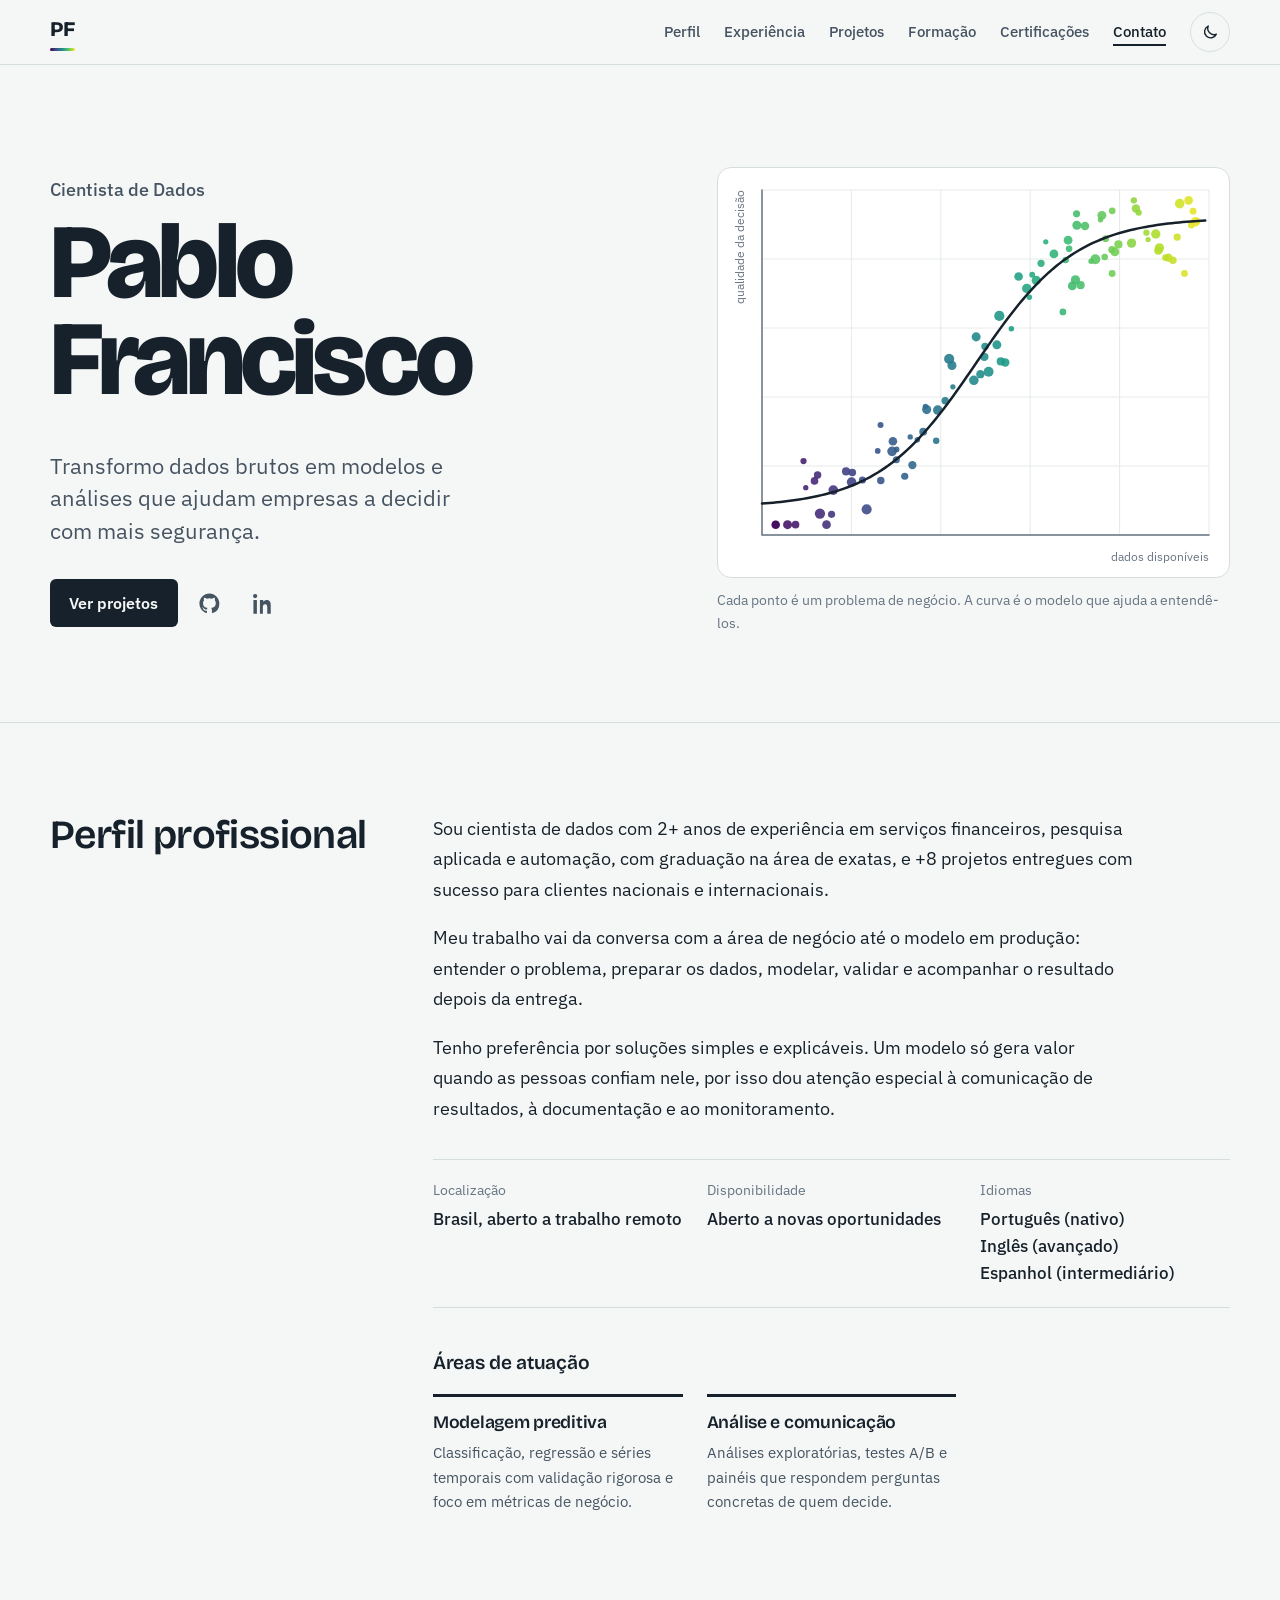
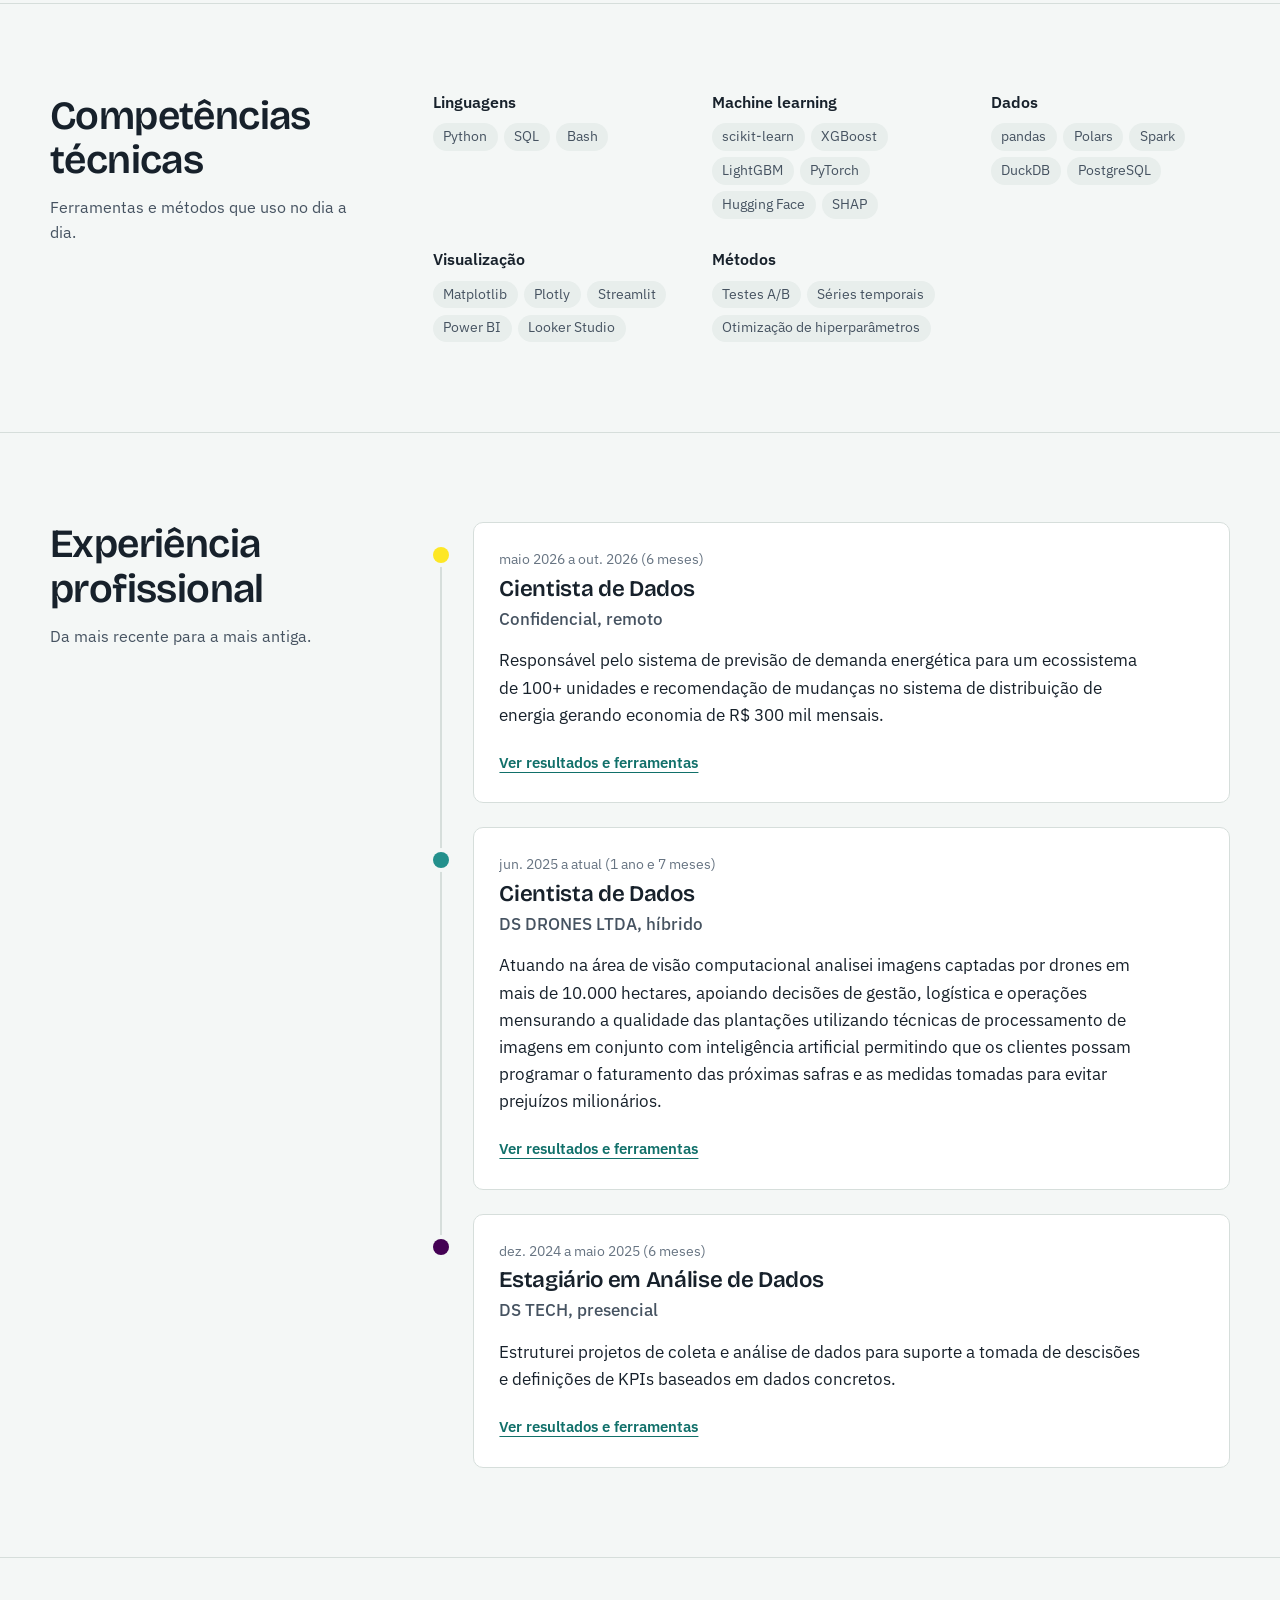
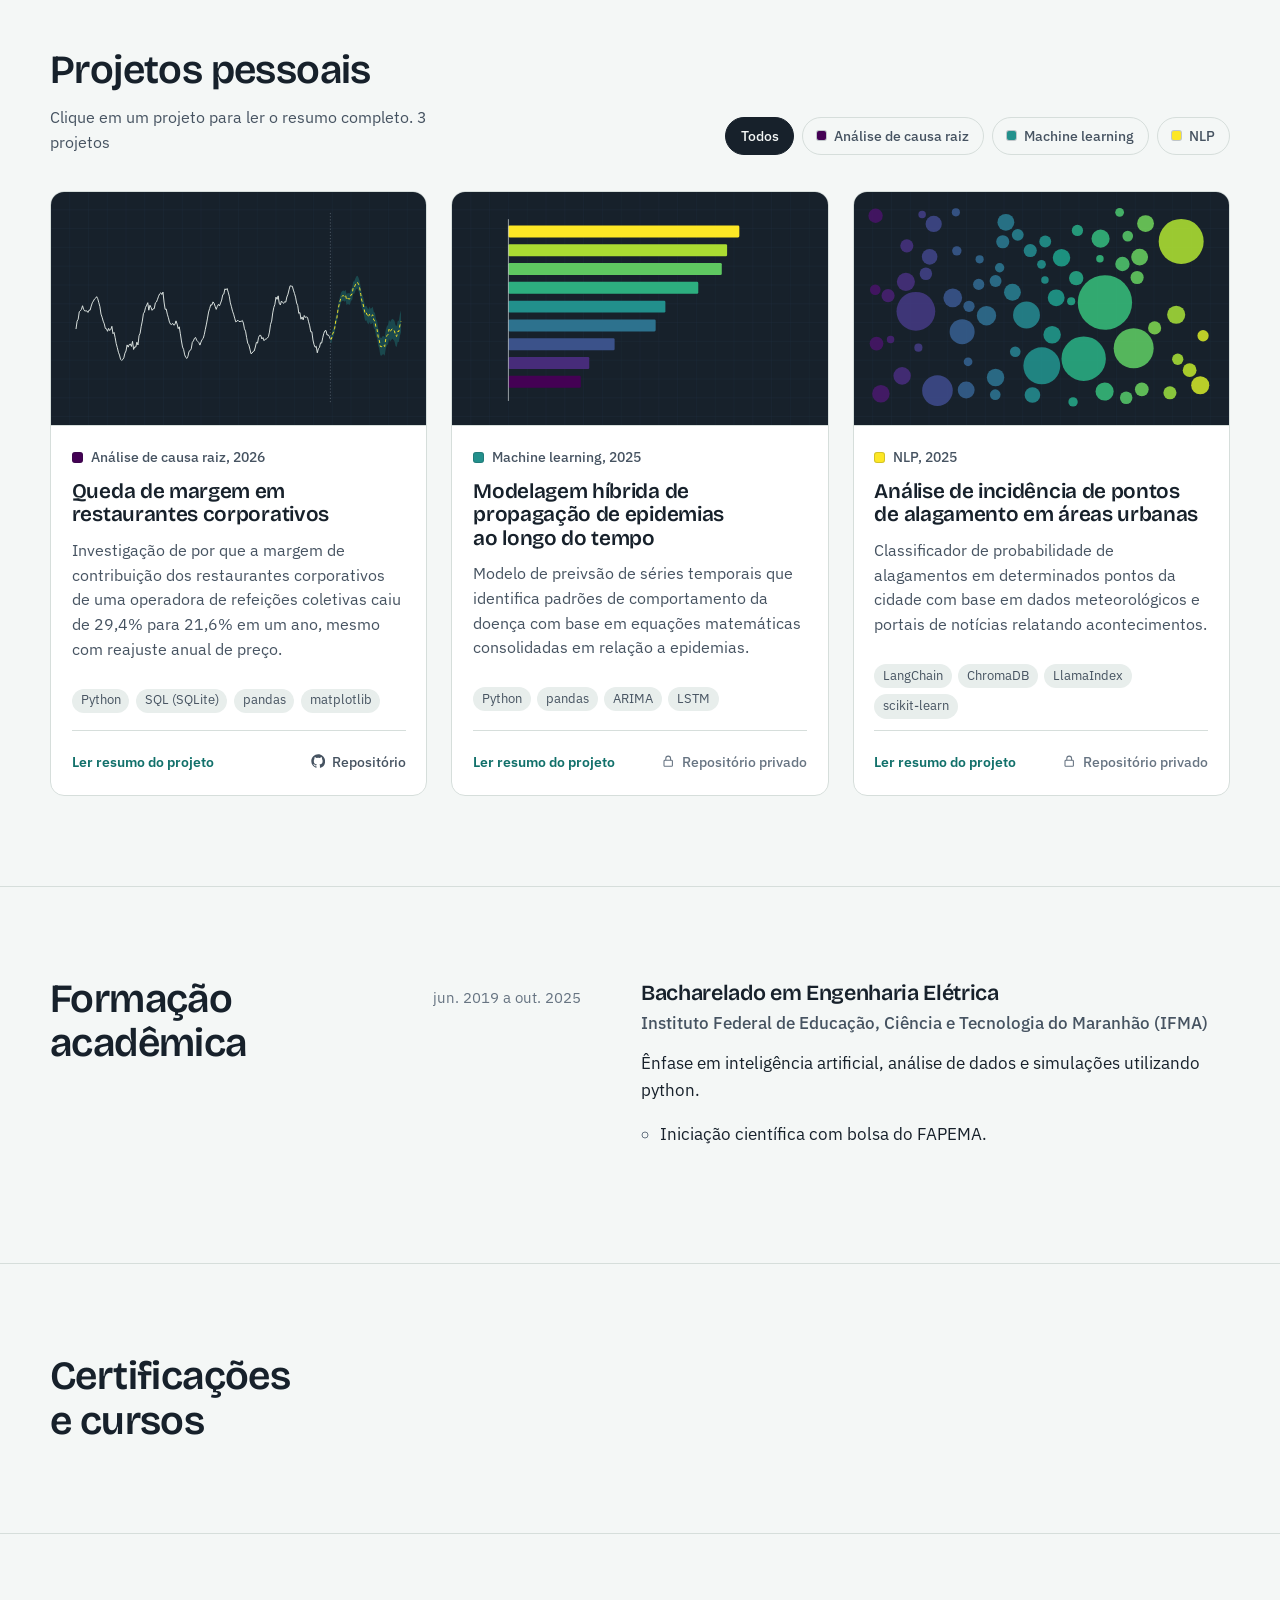
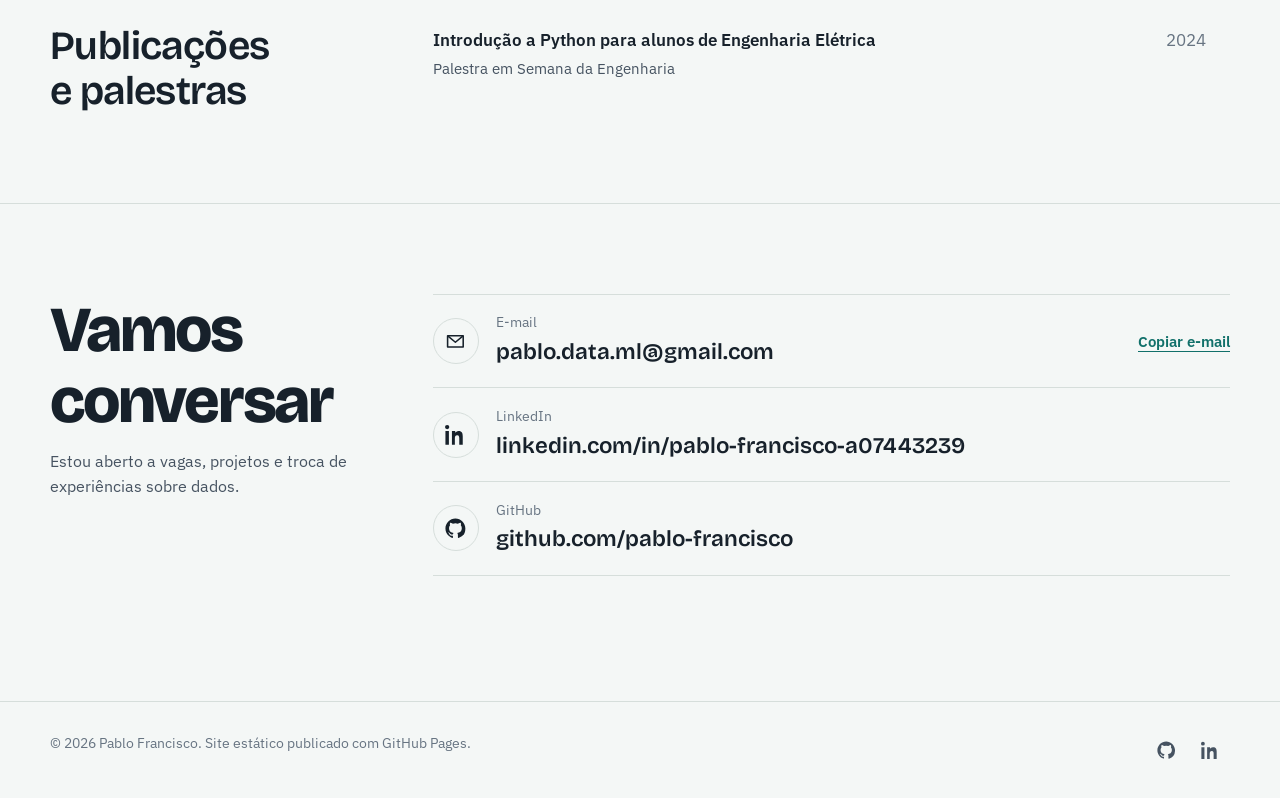
<file: index.html>
<!doctype html>
<html lang="pt-BR">
<head>
  <meta charset="utf-8">
  <meta name="viewport" content="width=device-width, initial-scale=1, viewport-fit=cover">
  <title>Portfólio de Ciência de Dados</title>
  <meta name="description" content="Portfólio de ciência de dados com projetos de machine learning, análise de dados, experiência profissional e formação acadêmica.">
  <meta property="og:type" content="website">
  <meta property="og:title" content="Portfólio de Ciência de Dados">
  <meta property="og:description" content="Projetos de machine learning, análise de dados, experiência profissional e formação acadêmica.">
  <meta name="theme-color" content="#F4F7F6">
  <link rel="icon" href="assets/img/favicon.svg" type="image/svg+xml">

  <script>
    (function () { try { var t = localStorage.getItem("tema"); if (t) document.documentElement.setAttribute("data-theme", t); } catch (e) {} })();
  </script>

  <link rel="preconnect" href="https://fonts.googleapis.com">
  <link rel="preconnect" href="https://fonts.gstatic.com" crossorigin>
  <link rel="stylesheet" href="https://fonts.googleapis.com/css2?family=Bricolage+Grotesque:opsz,wght@12..96,600;12..96,800&family=IBM+Plex+Sans:ital,wght@0,400;0,500;0,600;1,400&display=swap">
  <link rel="stylesheet" href="assets/css/style.css">

  <script src="assets/js/data.js" defer></script>
  <script src="assets/js/common.js" defer></script>
  <script src="assets/js/main.js" defer></script>
</head>
<body>
  <a class="pular" href="#conteudo">Pular para o conteúdo</a>

  <header class="topo">
    <div class="topo__inner container">
      <a class="marca" id="marca" href="index.html">&nbsp;</a>
      <nav class="nav" aria-label="Seções do site">
        <button class="nav__toggle" id="menu-toggle" type="button" aria-expanded="false" aria-controls="nav-lista">Menu</button>
        <ul class="nav__lista" id="nav-lista">
          <li><a href="#perfil">Perfil</a></li>
          <li><a href="#experiencia">Experiência</a></li>
          <li><a href="#projetos">Projetos</a></li>
          <li><a href="#formacao">Formação</a></li>
          <li><a href="#certificacoes">Certificações</a></li>
          <li><a href="#contato">Contato</a></li>
        </ul>
      </nav>
      <button class="botao-tema" id="botao-tema" type="button" aria-label="Alternar tema"></button>
    </div>
  </header>

  <main id="conteudo">
    <noscript>
      <p class="container aviso-js">Este portfólio precisa de JavaScript ativado para exibir o conteúdo.</p>
    </noscript>

    <!-- Apresentação -->
    <section class="hero container" aria-labelledby="hero-nome">
      <div class="hero__texto">
        <p class="hero__cargo" id="hero-cargo"></p>
        <h1 class="hero__nome" id="hero-nome"></h1>
        <p class="hero__resumo" id="hero-resumo"></p>
        <div class="hero__acoes" id="hero-acoes"></div>
      </div>
      <figure class="hero__grafico">
        <canvas id="grafico-hero" aria-hidden="true"></canvas>
        <figcaption>Cada ponto é um problema de negócio. A curva é o modelo que ajuda a entendê-los.</figcaption>
      </figure>
    </section>

    <!-- Perfil profissional -->
    <section class="secao" id="perfil" aria-labelledby="t-perfil">
      <div class="container secao__grade">
        <div class="secao__cab">
          <h2 id="t-perfil">Perfil profissional</h2>
        </div>
        <div id="perfil-conteudo"></div>
      </div>
    </section>

    <!-- Competências -->
    <section class="secao" id="competencias" aria-labelledby="t-competencias">
      <div class="container secao__grade">
        <div class="secao__cab">
          <h2 id="t-competencias">Competências técnicas</h2>
          <p>Ferramentas e métodos que uso no dia a dia.</p>
        </div>
        <div class="competencias" id="competencias-conteudo"></div>
      </div>
    </section>

    <!-- Experiência profissional -->
    <section class="secao" id="experiencia" aria-labelledby="t-experiencia">
      <div class="container secao__grade">
        <div class="secao__cab">
          <h2 id="t-experiencia">Experiência profissional</h2>
          <p>Da mais recente para a mais antiga.</p>
        </div>
        <ol class="linha-tempo" id="experiencia-conteudo"></ol>
      </div>
    </section>

    <!-- Projetos -->
    <section class="secao secao--projetos" id="projetos" aria-labelledby="t-projetos">
      <div class="container">
        <div class="projetos-cab">
          <div>
            <h2 id="t-projetos">Projetos pessoais</h2>
            <p>Clique em um projeto para ler o resumo completo. <span id="contagem-projetos" aria-live="polite"></span></p>
          </div>
          <div class="filtros" id="filtros" role="group" aria-label="Filtrar projetos por área"></div>
        </div>
        <div class="grade-projetos" id="grade-projetos"></div>
      </div>
    </section>

    <!-- Formação acadêmica -->
    <section class="secao" id="formacao" aria-labelledby="t-formacao">
      <div class="container secao__grade">
        <div class="secao__cab">
          <h2 id="t-formacao">Formação acadêmica</h2>
        </div>
        <ol class="lista-formacao" id="formacao-conteudo"></ol>
      </div>
    </section>

    <!-- Certificações -->
    <section class="secao" id="certificacoes" aria-labelledby="t-certificacoes">
      <div class="container secao__grade">
        <div class="secao__cab">
          <h2 id="t-certificacoes">Certificações e cursos</h2>
        </div>
        <ul class="lista-simples" id="certificacoes-conteudo"></ul>
      </div>
    </section>

    <!-- Publicações e palestras -->
    <section class="secao" id="publicacoes" aria-labelledby="t-publicacoes">
      <div class="container secao__grade">
        <div class="secao__cab">
          <h2 id="t-publicacoes">Publicações e palestras</h2>
        </div>
        <ul class="lista-simples" id="publicacoes-conteudo"></ul>
      </div>
    </section>

    <!-- Contato -->
    <section class="secao secao--contato" id="contato" aria-labelledby="t-contato">
      <div class="container secao__grade">
        <div class="secao__cab">
          <h2 id="t-contato" class="titulo-contato">Vamos conversar</h2>
          <p id="contato-convite"></p>
        </div>
        <div>
          <ul class="contato-links" id="contato-links"></ul>
          <p class="aviso-copia" id="aviso-copia" role="status" aria-live="polite"></p>
        </div>
      </div>
    </section>
  </main>

  <footer class="rodape">
    <div class="container rodape__inner">
      <p id="rodape-texto"></p>
      <div class="rodape__redes" id="rodape-redes"></div>
    </div>
  </footer>
</body>
</html>
</file>
<file: assets/css/style.css>
/* =========================================================
   Portfólio de ciência de dados
   Paleta baseada na escala viridis, usada para codificar
   informação: ordem no tempo, sequência de etapas e área
   de cada projeto.
   ========================================================= */

:root {
  --papel: #F4F7F6;
  --superficie: #FFFFFF;
  --tinta: #17212B;
  --tinta-2: #465361;
  --tinta-3: #677482;
  --linha: #D6DEDB;
  --grade: #E5EBE9;
  --etiqueta-fundo: #E8EEEC;
  --destaque: #11706A;
  --destaque-forte: #0B524E;
  --foco: #3B528B;

  --v1: #440154;
  --v2: #3B528B;
  --v3: #21918C;
  --v4: #5EC962;
  --v5: #FDE725;

  --fonte-titulo: "Bricolage Grotesque", "Segoe UI", system-ui, -apple-system, sans-serif;
  --fonte-texto: "IBM Plex Sans", "Segoe UI", system-ui, -apple-system, sans-serif;

  --largura: 1180px;
  --altura-topo: 64px;
  --raio-p: 6px;
  --raio-m: 10px;
  --raio-g: 14px;

  color-scheme: light;
  box-sizing: border-box;
}

@media (prefers-color-scheme: dark) {
  :root:not([data-theme="light"]) {
    --papel: #0F151B;
    --superficie: #161E26;
    --tinta: #E4EBE8;
    --tinta-2: #AEBAC4;
    --tinta-3: #8795A2;
    --linha: #28343F;
    --grade: #1E2831;
    --etiqueta-fundo: #202B35;
    --destaque: #56C7BB;
    --destaque-forte: #86DDD3;
    --foco: #8FA8E8;
    color-scheme: dark;
  }
}

:root[data-theme="dark"] {
  --papel: #0F151B;
  --superficie: #161E26;
  --tinta: #E4EBE8;
  --tinta-2: #AEBAC4;
  --tinta-3: #8795A2;
  --linha: #28343F;
  --grade: #1E2831;
  --etiqueta-fundo: #202B35;
  --destaque: #56C7BB;
  --destaque-forte: #86DDD3;
  --foco: #8FA8E8;
  color-scheme: dark;
}

/* ---------- Base ---------- */
*, *::before, *::after { box-sizing: inherit; }

html {
  scroll-behavior: smooth;
  scroll-padding-top: calc(var(--altura-topo) + 16px + env(safe-area-inset-top, 0px));
  -webkit-text-size-adjust: 100%;
}

body {
  margin: 0;
  background: var(--papel);
  color: var(--tinta);
  font-family: var(--fonte-texto);
  font-size: 1.0625rem;
  line-height: 1.6;
  padding-bottom: env(safe-area-inset-bottom, 0px);
  text-rendering: optimizeLegibility;
  -webkit-font-smoothing: antialiased;
}

img { max-width: 100%; height: auto; display: block; }
svg { width: 1em; height: 1em; flex: none; }

h1, h2, h3, h4 {
  font-family: var(--fonte-titulo);
  font-weight: 600;
  line-height: 1.12;
  letter-spacing: -0.015em;
  margin: 0;
  text-wrap: balance;
}

p { margin: 0 0 1em; }
p:last-child { margin-bottom: 0; }

a {
  color: var(--destaque);
  text-decoration-thickness: 1px;
  text-underline-offset: 0.2em;
}
a:hover { color: var(--destaque-forte); }

:focus-visible {
  outline: 3px solid var(--foco);
  outline-offset: 3px;
  border-radius: 4px;
}

.container {
  width: min(100% - 2.5rem, var(--largura));
  margin-inline: auto;
}

.pular {
  position: absolute;
  left: 1rem;
  top: -100px;
  z-index: 100;
  background: var(--tinta);
  color: var(--papel);
  padding: 0.6rem 1rem;
  border-radius: var(--raio-p);
}
.pular:focus { top: calc(1rem + env(safe-area-inset-top, 0px)); color: var(--papel); }

.aviso-js {
  margin-block: 3rem;
  padding: 1rem 1.25rem;
  border: 1px solid var(--linha);
  border-radius: var(--raio-m);
}

.texto-suave { color: var(--tinta-3); }

/* ---------- Topo ---------- */
.topo {
  position: sticky;
  top: 0;
  z-index: 50;
  padding-top: env(safe-area-inset-top, 0px);
  background: color-mix(in srgb, var(--papel) 90%, transparent);
  backdrop-filter: saturate(140%) blur(10px);
  -webkit-backdrop-filter: saturate(140%) blur(10px);
  border-bottom: 1px solid var(--linha);
}

.topo__inner {
  display: flex;
  align-items: center;
  gap: 1.5rem;
  height: var(--altura-topo);
}

.marca {
  position: relative;
  font-family: var(--fonte-titulo);
  font-weight: 800;
  font-size: 1.3rem;
  letter-spacing: -0.03em;
  color: var(--tinta);
  text-decoration: none;
  padding-bottom: 5px;
}
.marca::after {
  content: "";
  position: absolute;
  left: 0;
  right: 0;
  bottom: 0;
  height: 3px;
  border-radius: 2px;
  background: linear-gradient(90deg, var(--v1), var(--v2), var(--v3), var(--v4), var(--v5));
}
.marca:hover { color: var(--tinta); }

.nav { margin-left: auto; }

.nav__lista {
  display: flex;
  gap: 1.5rem;
  list-style: none;
  margin: 0;
  padding: 0;
}

.nav__lista a {
  color: var(--tinta-2);
  text-decoration: none;
  font-size: 0.95rem;
  font-weight: 500;
  padding-block: 0.4rem;
}
.nav__lista a:hover { color: var(--tinta); }
.nav__lista a[aria-current="true"] {
  color: var(--tinta);
  text-decoration: underline;
  text-decoration-thickness: 2px;
  text-underline-offset: 0.45em;
}

.nav__toggle {
  display: none;
  font: inherit;
  font-size: 0.95rem;
  font-weight: 500;
  color: var(--tinta);
  background: transparent;
  border: 1px solid var(--linha);
  border-radius: var(--raio-p);
  padding: 0.4rem 0.85rem;
  cursor: pointer;
}

.botao-tema {
  display: grid;
  place-items: center;
  width: 40px;
  height: 40px;
  font-size: 1.15rem;
  color: var(--tinta);
  background: transparent;
  border: 1px solid var(--linha);
  border-radius: 50%;
  cursor: pointer;
}
.botao-tema:hover { border-color: var(--tinta-3); }

@media (max-width: 860px) {
  .nav__toggle { display: inline-block; }
  .nav { position: static; }
  .nav__lista {
    display: none;
    position: absolute;
    top: calc(var(--altura-topo) + env(safe-area-inset-top, 0px));
    left: 0;
    right: 0;
    flex-direction: column;
    gap: 0;
    padding: 0.5rem 1.25rem 1rem;
    background: var(--papel);
    border-bottom: 1px solid var(--linha);
  }
  .nav__lista.aberta { display: flex; }
  .nav__lista a { display: block; padding-block: 0.75rem; font-size: 1.05rem; }
}

/* ---------- Botões ---------- */
.botao {
  display: inline-flex;
  align-items: center;
  gap: 0.55rem;
  min-height: 44px;
  padding: 0.65rem 1.15rem;
  font: inherit;
  font-weight: 600;
  font-size: 0.98rem;
  text-decoration: none;
  border-radius: var(--raio-p);
  border: 1px solid transparent;
  cursor: pointer;
}
.botao svg { font-size: 1.1rem; }

.botao--primario { background: var(--tinta); color: var(--papel); }
.botao--primario:hover { background: var(--destaque-forte); color: #FFFFFF; }
:root[data-theme="dark"] .botao--primario:hover { color: var(--papel); }

.botao--secundario { color: var(--tinta); border-color: var(--tinta-3); background: transparent; }
.botao--secundario:hover { color: var(--tinta); border-color: var(--tinta); background: var(--superficie); }

.botao-texto {
  font: inherit;
  font-size: 0.95rem;
  font-weight: 600;
  color: var(--destaque);
  background: none;
  border: 0;
  padding: 0.25rem 0;
  cursor: pointer;
  text-decoration: underline;
  text-decoration-thickness: 1px;
  text-underline-offset: 0.25em;
}
.botao-texto:hover { color: var(--destaque-forte); }

.icone-link {
  display: inline-grid;
  place-items: center;
  width: 40px;
  height: 40px;
  font-size: 1.15rem;
  color: var(--tinta-2);
  border-radius: 50%;
}
.icone-link:hover { color: var(--tinta); background: var(--etiqueta-fundo); }
.icone-link--grande { width: 44px; height: 44px; font-size: 1.3rem; }

/* ---------- Etiquetas ---------- */
.etiquetas {
  display: flex;
  flex-wrap: wrap;
  gap: 0.4rem;
  list-style: none;
  margin: 0;
  padding: 0;
}
.etiqueta {
  padding: 0.18rem 0.65rem;
  font-size: 0.85rem;
  color: var(--tinta-2);
  background: var(--etiqueta-fundo);
  border-radius: 999px;
}
.etiquetas--compactas .etiqueta { font-size: 0.8rem; padding: 0.12rem 0.55rem; }

.categoria {
  display: inline-flex;
  align-items: center;
  gap: 0.5rem;
  margin: 0;
  font-size: 0.88rem;
  font-weight: 500;
  color: var(--tinta-2);
}
.categoria::before {
  content: "";
  width: 11px;
  height: 11px;
  border-radius: 3px;
  background: var(--cor);
  box-shadow: inset 0 0 0 1px color-mix(in srgb, var(--tinta) 18%, transparent);
}

/* ---------- Apresentação ---------- */
.hero {
  display: grid;
  grid-template-columns: minmax(0, 1.08fr) minmax(0, 0.92fr);
  gap: clamp(2rem, 5vw, 4.5rem);
  align-items: center;
  padding-block: clamp(3rem, 8vw, 6.5rem) clamp(3rem, 7vw, 5.5rem);
}

.hero__cargo {
  margin-bottom: 0.6rem;
  font-size: 1.15rem;
  font-weight: 500;
  color: var(--tinta-2);
}

.hero__nome {
  font-size: clamp(3.1rem, 8.4vw, 6.6rem);
  font-weight: 800;
  line-height: 0.92;
  letter-spacing: -0.045em;
  margin-bottom: 0.4em;
  font-variation-settings: "opsz" 96;
}

.hero__resumo {
  max-width: 34ch;
  font-size: clamp(1.15rem, 1.8vw, 1.35rem);
  line-height: 1.5;
  color: var(--tinta-2);
  margin-bottom: 2rem;
}

.hero__acoes {
  display: flex;
  flex-wrap: wrap;
  align-items: center;
  gap: 0.6rem;
}

.hero__grafico { margin: 0; }
.hero__grafico canvas {
  display: block;
  width: 100%;
  aspect-ratio: 5 / 4;
  background: var(--superficie);
  border: 1px solid var(--linha);
  border-radius: var(--raio-g);
}
.hero__grafico figcaption {
  margin-top: 0.7rem;
  font-size: 0.88rem;
  color: var(--tinta-3);
}

@media (max-width: 860px) {
  .hero { grid-template-columns: 1fr; }
  .hero__grafico { max-width: 560px; }
}

/* ---------- Seções ---------- */
.secao {
  padding-block: clamp(3.5rem, 7vw, 6rem);
  border-top: 1px solid var(--linha);
}

.secao__grade {
  display: grid;
  grid-template-columns: minmax(0, 1fr) minmax(0, 2.5fr);
  gap: 2rem clamp(2rem, 5vw, 4.5rem);
  align-items: start;
}

.secao__cab h2,
.projetos-cab h2 {
  font-size: clamp(1.85rem, 3.2vw, 2.5rem);
}
.secao__cab p,
.projetos-cab p {
  margin-top: 0.75rem;
  color: var(--tinta-2);
  font-size: 0.98rem;
  max-width: 40ch;
}

@media (min-width: 861px) {
  .secao__cab { position: sticky; top: calc(var(--altura-topo) + 2rem); }
}
@media (max-width: 860px) {
  .secao__grade { grid-template-columns: 1fr; }
}

.subtitulo {
  font-size: 1.2rem;
  margin: 2.75rem 0 1.25rem;
}

/* ---------- Perfil ---------- */
.sobre p {
  font-size: 1.15rem;
  line-height: 1.65;
  max-width: 64ch;
}

.fatos {
  display: grid;
  grid-template-columns: repeat(3, minmax(0, 1fr));
  gap: 1.5rem;
  margin: 2.25rem 0 0;
  padding: 1.25rem 0;
  border-block: 1px solid var(--linha);
}
.fatos dt { font-size: 0.85rem; color: var(--tinta-3); margin-bottom: 0.25rem; }
.fatos dd { margin: 0; font-weight: 500; }

.areas {
  display: grid;
  grid-template-columns: repeat(3, minmax(0, 1fr));
  gap: 1.5rem;
  list-style: none;
  margin: 0;
  padding: 0;
}
.areas li { padding-top: 1rem; border-top: 3px solid var(--tinta); }
.areas h4 { font-size: 1.1rem; margin-bottom: 0.5rem; }
.areas p { font-size: 0.95rem; color: var(--tinta-2); }

@media (max-width: 700px) {
  .fatos, .areas { grid-template-columns: 1fr; }
}

/* ---------- Competências ---------- */
.competencias {
  display: grid;
  grid-template-columns: repeat(auto-fill, minmax(230px, 1fr));
  gap: 2rem 2.5rem;
}
.grupo h3 {
  font-family: var(--fonte-texto);
  font-size: 1rem;
  font-weight: 600;
  letter-spacing: 0;
  margin-bottom: 0.75rem;
}

/* ---------- Experiência (linha do tempo) ---------- */
.linha-tempo {
  position: relative;
  list-style: none;
  margin: 0;
  padding: 0;
}

.marco {
  position: relative;
  padding-left: 2.5rem;
}
.marco + .marco { margin-top: 1.5rem; }
.marco:not(:last-child)::after {
  content: "";
  position: absolute;
  left: 7px;
  top: calc(1.55rem + 8px);
  bottom: calc(-1.5rem - 1.55rem - 8px);
  width: 2px;
  background: var(--linha);
}
.marco::before {
  content: "";
  z-index: 1;
  position: absolute;
  left: 0;
  top: 1.55rem;
  width: 16px;
  height: 16px;
  border-radius: 50%;
  background: var(--cor);
  box-shadow: 0 0 0 4px var(--papel);
}

.cartao-exp {
  padding: 1.5rem 1.6rem;
  background: var(--superficie);
  border: 1px solid var(--linha);
  border-radius: var(--raio-m);
}
.cartao-exp__periodo { font-size: 0.9rem; color: var(--tinta-3); margin-bottom: 0.35rem; }
.cartao-exp h3 { font-size: 1.4rem; }
.cartao-exp__org { font-weight: 500; color: var(--tinta-2); margin: 0.3rem 0 0.9rem; }
.cartao-exp__resumo { max-width: 65ch; }
.cartao-exp__detalhes { margin-top: 1rem; animation: aparecer 0.25s ease-out; }
.cartao-exp__detalhes .etiquetas { margin-top: 1rem; }

@keyframes aparecer {
  from { opacity: 0; transform: translateY(-4px); }
  to { opacity: 1; transform: none; }
}

.conquistas {
  margin: 0;
  padding-left: 1.2rem;
  max-width: 68ch;
}
.conquistas li + li { margin-top: 0.45rem; }
.conquistas li::marker { color: var(--tinta-3); }
.conquistas--grande { font-size: 1.05rem; }

/* ---------- Projetos ---------- */
.projetos-cab {
  display: flex;
  flex-wrap: wrap;
  justify-content: space-between;
  align-items: flex-end;
  gap: 1.5rem 2rem;
}

.filtros {
  display: flex;
  flex-wrap: wrap;
  gap: 0.5rem;
}
.filtro {
  display: inline-flex;
  align-items: center;
  gap: 0.45rem;
  min-height: 38px;
  padding: 0.35rem 0.9rem;
  font: inherit;
  font-size: 0.9rem;
  font-weight: 500;
  color: var(--tinta-2);
  background: transparent;
  border: 1px solid var(--linha);
  border-radius: 999px;
  cursor: pointer;
}
.filtro:hover { border-color: var(--tinta-3); color: var(--tinta); }
.filtro[aria-pressed="true"] { background: var(--tinta); border-color: var(--tinta); color: var(--papel); }
.filtro__cor {
  width: 9px;
  height: 9px;
  border-radius: 2px;
  background: var(--cor);
  box-shadow: 0 0 0 1px color-mix(in srgb, currentColor 30%, transparent);
}

.grade-projetos {
  display: grid;
  grid-template-columns: repeat(auto-fill, minmax(min(100%, 320px), 1fr));
  gap: 1.5rem;
  margin-top: 2.25rem;
}

.projeto-card {
  position: relative;
  display: flex;
  flex-direction: column;
  background: var(--superficie);
  border: 1px solid var(--linha);
  border-radius: var(--raio-g);
  overflow: hidden;
}
.projeto-card[hidden] { display: none; }
.projeto-card:hover { border-color: var(--tinta-3); }
.projeto-card:has(h3 a:focus-visible) { outline: 3px solid var(--foco); outline-offset: 3px; }

.projeto-card__img {
  width: 100%;
  aspect-ratio: 16 / 10;
  object-fit: cover;
  border-bottom: 1px solid var(--linha);
  background: var(--grade);
}

.projeto-card__corpo {
  display: flex;
  flex-direction: column;
  gap: 0.7rem;
  flex: 1;
  padding: 1.25rem 1.3rem 1.1rem;
}

.projeto-card h3 { font-size: 1.3rem; }
.projeto-card h3 a { color: var(--tinta); text-decoration: none; }
.projeto-card h3 a::after { content: ""; position: absolute; inset: 0; z-index: 1; }
.projeto-card h3 a:focus-visible { outline: none; }
.projeto-card:hover h3 a { text-decoration: underline; text-decoration-thickness: 2px; text-underline-offset: 0.2em; }

.projeto-card__resumo { font-size: 0.97rem; color: var(--tinta-2); }

.projeto-card__rodape {
  display: flex;
  justify-content: space-between;
  align-items: center;
  gap: 1rem;
  margin-top: auto;
  padding-top: 0.9rem;
  border-top: 1px solid var(--linha);
  font-size: 0.9rem;
}
.card-abrir { font-weight: 600; color: var(--destaque); }

.card-repo {
  position: relative;
  z-index: 2;
  display: inline-flex;
  align-items: center;
  gap: 0.4rem;
  font-weight: 500;
  color: var(--tinta-2);
  text-decoration: none;
  padding: 0.3rem 0;
}
.card-repo:hover { color: var(--tinta); text-decoration: underline; }
.card-repo--privado { color: var(--tinta-3); }

/* ---------- Formação ---------- */
.lista-formacao { list-style: none; margin: 0; padding: 0; }
.item-formacao {
  display: grid;
  grid-template-columns: 11rem minmax(0, 1fr);
  gap: 0.5rem 2rem;
  padding-block: 1.6rem;
  border-top: 1px solid var(--linha);
}
.item-formacao:first-child { border-top: 0; padding-top: 0.3rem; }
.item-formacao__periodo { font-size: 0.92rem; color: var(--tinta-3); padding-top: 0.3rem; }
.item-formacao h3 { font-size: 1.35rem; }
.item-formacao__inst { font-weight: 500; color: var(--tinta-2); margin: 0.3rem 0 0.75rem; }
.item-formacao .conquistas { margin-top: 0.75rem; }

@media (max-width: 600px) {
  .item-formacao { grid-template-columns: 1fr; }
}

/* ---------- Certificações e publicações ---------- */
.lista-simples { list-style: none; margin: 0; padding: 0; }
.linha-lista {
  display: grid;
  grid-template-columns: minmax(0, 1fr) auto auto;
  align-items: baseline;
  gap: 0.25rem 1.5rem;
  padding-block: 1rem;
  border-top: 1px solid var(--linha);
}
.linha-lista:first-child { border-top: 0; padding-top: 0.2rem; }
.linha-lista__titulo { font-weight: 600; margin: 0; }
.linha-lista__detalhe { font-size: 0.93rem; color: var(--tinta-2); margin: 0.15rem 0 0; }
.linha-lista__ano { margin: 0; color: var(--tinta-3); font-variant-numeric: tabular-nums; }
.linha-lista__link {
  display: inline-flex;
  align-items: center;
  gap: 0.35rem;
  font-size: 0.92rem;
  font-weight: 500;
  min-width: 0;
}

@media (max-width: 600px) {
  .linha-lista { grid-template-columns: minmax(0, 1fr) auto; }
  .linha-lista__link { grid-column: 1 / -1; }
  .linha-lista__link:empty { display: none; }
}

/* ---------- Contato ---------- */
.secao__cab .titulo-contato {
  font-size: clamp(2.4rem, 5.5vw, 4rem);
  font-weight: 800;
  letter-spacing: -0.035em;
}

.contato-links { list-style: none; margin: 0; padding: 0; }
.contato-item {
  display: flex;
  flex-wrap: wrap;
  align-items: center;
  justify-content: space-between;
  gap: 0.5rem 1.5rem;
  border-top: 1px solid var(--linha);
}
.contato-item:last-child { border-bottom: 1px solid var(--linha); }
.contato-item > a {
  display: flex;
  align-items: center;
  gap: 1.1rem;
  flex: 1 1 auto;
  min-width: 0;
  padding-block: 1.1rem;
  color: var(--tinta);
  text-decoration: none;
}
.contato-item > a:hover .contato-item__valor { text-decoration: underline; text-underline-offset: 0.2em; }
.contato-item__icone {
  display: grid;
  place-items: center;
  width: 46px;
  height: 46px;
  font-size: 1.3rem;
  border: 1px solid var(--linha);
  border-radius: 50%;
  flex: none;
}
.contato-item__rotulo { display: block; font-size: 0.85rem; color: var(--tinta-3); }
.contato-item__valor {
  display: block;
  font-family: var(--fonte-titulo);
  font-size: clamp(1.1rem, 2.2vw, 1.4rem);
  font-weight: 600;
  overflow-wrap: anywhere;
}
.aviso-copia { min-height: 1.6em; margin-top: 0.75rem; font-size: 0.92rem; color: var(--tinta-2); }

/* ---------- Rodapé ---------- */
.rodape {
  border-top: 1px solid var(--linha);
  padding-block: 1.75rem;
  font-size: 0.9rem;
  color: var(--tinta-3);
}
.rodape__inner {
  display: flex;
  flex-wrap: wrap;
  justify-content: space-between;
  align-items: center;
  gap: 1rem;
}
.rodape__redes { display: flex; gap: 0.25rem; }

/* =========================================================
   Página de projeto
   ========================================================= */
.projeto-topo { padding-block: clamp(2rem, 5vw, 3.5rem) 2rem; }

.voltar {
  display: flex;
  width: fit-content;
  align-items: center;
  gap: 0.35rem;
  margin-bottom: 2rem;
  font-weight: 500;
  font-size: 0.95rem;
  color: var(--tinta-2);
  text-decoration: none;
}
.voltar:hover { color: var(--tinta); text-decoration: underline; }

.projeto-topo h1 {
  max-width: 20ch;
  margin: 0.9rem 0 1.1rem;
  font-size: clamp(2.3rem, 5.6vw, 4.2rem);
  font-weight: 800;
  line-height: 0.98;
  letter-spacing: -0.035em;
}

.projeto-lead {
  max-width: 58ch;
  font-size: clamp(1.12rem, 1.8vw, 1.3rem);
  line-height: 1.55;
  color: var(--tinta-2);
}

.projeto-acoes {
  display: flex;
  flex-wrap: wrap;
  align-items: center;
  gap: 0.6rem 1rem;
  margin-top: 1.75rem;
}

.nota-privado {
  display: inline-flex;
  align-items: center;
  gap: 0.5rem;
  margin: 0;
  font-size: 0.95rem;
  color: var(--tinta-2);
}

.projeto-meta {
  display: grid;
  grid-template-columns: repeat(auto-fit, minmax(170px, 1fr));
  gap: 1.25rem 2rem;
  margin: 2.5rem 0 0;
  padding-block: 1.25rem;
  border-block: 1px solid var(--linha);
}
.projeto-meta dt { font-size: 0.85rem; color: var(--tinta-3); margin-bottom: 0.2rem; }
.projeto-meta dd { margin: 0; font-weight: 500; }

.projeto-capa { margin-block: 0 clamp(2.5rem, 6vw, 4.5rem); }
.projeto-capa img {
  width: 100%;
  aspect-ratio: 16 / 10;
  max-height: 560px;
  object-fit: cover;
  border-radius: var(--raio-g);
  border: 1px solid var(--linha);
}

.projeto-corpo {
  display: grid;
  grid-template-columns: minmax(0, 1fr) 280px;
  gap: 3rem clamp(2rem, 6vw, 5rem);
  align-items: start;
}

.projeto-secao + .projeto-secao { margin-top: clamp(2.75rem, 5vw, 4rem); }
.projeto-secao > h2 { font-size: clamp(1.5rem, 2.6vw, 1.9rem); margin-bottom: 1.25rem; }
.texto-longo { font-size: 1.1rem; line-height: 1.7; max-width: 66ch; }

/* Etapas: a cor avança pela escala viridis conforme a sequência */
.passos { list-style: none; margin: 0; padding: 0; }
.passos li {
  display: grid;
  grid-template-columns: 2.5rem minmax(0, 1fr);
  gap: 1rem;
  position: relative;
  padding-bottom: 1.6rem;
}
.passos li:last-child { padding-bottom: 0; }
.passos li:not(:last-child)::before {
  content: "";
  position: absolute;
  left: calc(1.25rem - 1px);
  top: 2.6rem;
  bottom: 0.3rem;
  width: 2px;
  background: var(--linha);
}
.passo__num {
  display: grid;
  place-items: center;
  width: 2.5rem;
  height: 2.5rem;
  border-radius: 50%;
  font-family: var(--fonte-titulo);
  font-weight: 800;
  color: var(--cor-texto, #FFFFFF);
  background: var(--cor);
}
.passos h3 { font-size: 1.15rem; margin: 0.45rem 0 0.35rem; }
.passos p { color: var(--tinta-2); max-width: 62ch; }

.resultados {
  display: grid;
  grid-template-columns: repeat(auto-fit, minmax(190px, 1fr));
  gap: 1rem;
  list-style: none;
  margin: 0;
  padding: 0;
}
.resultados li {
  display: flex;
  flex-direction: column;
  gap: 0.4rem;
  padding: 1.1rem 1.2rem 1.25rem;
  background: var(--superficie);
  border: 1px solid var(--linha);
  border-radius: var(--raio-m);
}
.resultado__valor {
  font-family: var(--fonte-titulo);
  font-size: 2.1rem;
  font-weight: 800;
  line-height: 1;
  letter-spacing: -0.03em;
  font-variant-numeric: tabular-nums;
}
.resultado__desc { font-size: 0.95rem; color: var(--tinta-2); line-height: 1.45; }

.galeria {
  display: grid;
  grid-template-columns: repeat(auto-fit, minmax(min(100%, 260px), 1fr));
  gap: 1.25rem;
}
.galeria__item { margin: 0; }
.galeria__botao {
  display: block;
  width: 100%;
  padding: 0;
  background: none;
  border: 1px solid var(--linha);
  border-radius: var(--raio-m);
  overflow: hidden;
  cursor: zoom-in;
}
.galeria__botao:hover { border-color: var(--tinta-3); }
.galeria__botao img { width: 100%; aspect-ratio: 8 / 5; object-fit: cover; }
.galeria__item figcaption { margin-top: 0.55rem; font-size: 0.9rem; color: var(--tinta-2); }

.projeto-lateral {
  padding: 1.4rem 1.5rem;
  background: var(--superficie);
  border: 1px solid var(--linha);
  border-radius: var(--raio-m);
}
.projeto-lateral h2 {
  font-family: var(--fonte-texto);
  font-size: 1rem;
  font-weight: 600;
  letter-spacing: 0;
  margin-bottom: 0.8rem;
}
.projeto-lateral h2 + * { margin-bottom: 1.6rem; }
.projeto-lateral h2 ~ .lista-links { margin-bottom: 0; }

.lista-links { list-style: none; margin: 0; padding: 0; }
.lista-links li { display: flex; align-items: center; gap: 0.5rem; }
.lista-links li + li { margin-top: 0.55rem; }
.lista-links a { display: inline-flex; align-items: center; gap: 0.5rem; font-weight: 500; }

@media (min-width: 901px) {
  .projeto-lateral { position: sticky; top: calc(var(--altura-topo) + 1.5rem); }
}
@media (max-width: 900px) {
  .projeto-corpo { grid-template-columns: 1fr; }
  .projeto-lateral { order: -1; }
}

.navegacao-projetos {
  display: grid;
  grid-template-columns: 1fr 1fr;
  gap: 1rem;
  margin-block: clamp(3.5rem, 7vw, 5.5rem) clamp(2.5rem, 5vw, 4rem);
  padding-top: 2rem;
  border-top: 1px solid var(--linha);
}
.navegacao-projetos__link {
  display: flex;
  flex-direction: column;
  gap: 0.3rem;
  padding: 1.1rem 1.25rem;
  border: 1px solid var(--linha);
  border-radius: var(--raio-m);
  text-decoration: none;
  color: var(--tinta);
}
.navegacao-projetos__link:hover { border-color: var(--tinta-3); background: var(--superficie); color: var(--tinta); }
.navegacao-projetos__link--proximo { text-align: right; }
.navegacao-projetos__rotulo { font-size: 0.85rem; color: var(--tinta-3); }
.navegacao-projetos__titulo { font-family: var(--fonte-titulo); font-size: 1.15rem; font-weight: 600; line-height: 1.25; }

@media (max-width: 600px) {
  .navegacao-projetos { grid-template-columns: 1fr; }
  .navegacao-projetos__link--proximo { text-align: left; }
}

.vazio { padding-block: clamp(4rem, 10vw, 7rem); max-width: 40rem; }
.vazio h1 { font-size: clamp(2rem, 5vw, 3rem); font-weight: 800; margin-bottom: 1rem; }
.vazio p { color: var(--tinta-2); margin-bottom: 1.75rem; }

/* ---------- Imagem ampliada ---------- */
.ampliacao {
  width: min(1100px, 94vw);
  max-height: 92vh;
  padding: 0;
  border: 0;
  border-radius: var(--raio-g);
  background: var(--superficie);
  color: var(--tinta);
  overflow: auto;
}
.ampliacao::backdrop { background: rgba(10, 16, 22, 0.78); }
.ampliacao[open] { animation: aparecer 0.2s ease-out; }
.ampliacao figure { margin: 0; }
.ampliacao img { width: 100%; }
.ampliacao figcaption { padding: 0.9rem 1.2rem 1.1rem; font-size: 0.95rem; color: var(--tinta-2); }
.ampliacao__fechar {
  position: absolute;
  top: 0.75rem;
  right: 0.75rem;
  display: grid;
  place-items: center;
  width: 40px;
  height: 40px;
  font-size: 1.1rem;
  color: #17212B;
  background: rgba(255, 255, 255, 0.92);
  border: 1px solid #D6DEDB;
  border-radius: 50%;
  cursor: pointer;
}

/* ---------- Movimento reduzido ---------- */
@media (prefers-reduced-motion: reduce) {
  html { scroll-behavior: auto; }
  *, *::before, *::after {
    animation-duration: 0.01ms !important;
    animation-iteration-count: 1 !important;
    transition-duration: 0.01ms !important;
  }
}

/* ---------- Impressão ---------- */
@media print {
  .topo, .hero__grafico, .filtros, .botao-tema, .rodape__redes, .botao-texto { display: none !important; }
  .cartao-exp__detalhes[hidden] { display: block !important; }
  body { background: #FFFFFF; color: #000000; }
  .secao { padding-block: 1.5rem; }
}
</file>
